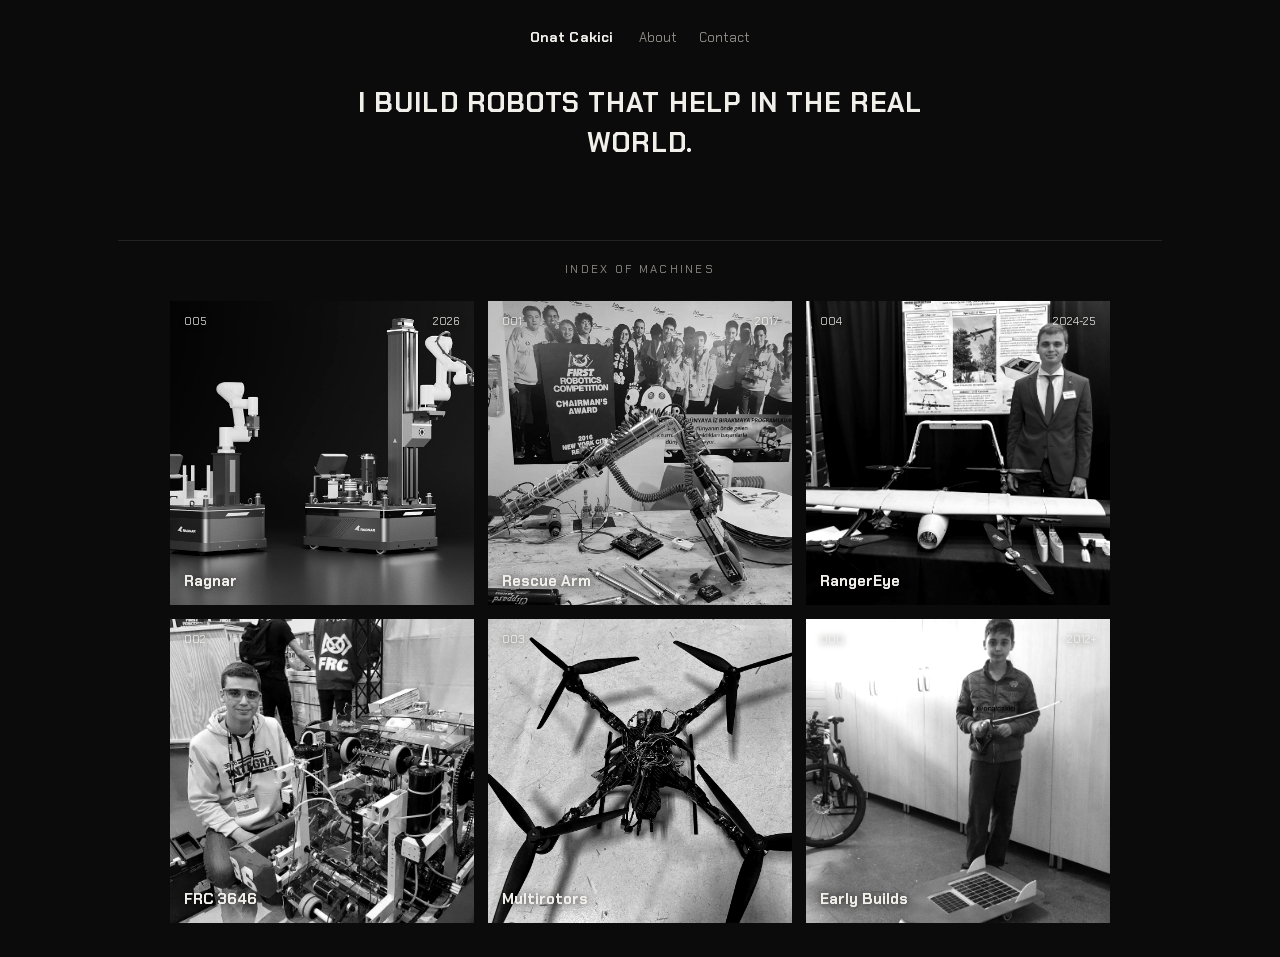
<file: index.html>
<!DOCTYPE html>
<html lang="en">
<head>
<meta charset="UTF-8">
<meta name="viewport" content="width=device-width, initial-scale=1.0">
<meta name="theme-color" content="#0B0B0C">
<title>Onat Cakici · Robotics Engineer · Autonomous Systems</title>
<link rel="icon" type="image/png" sizes="32x32" href="images/favicon-32.png">
<link rel="icon" type="image/png" sizes="512x512" href="images/favicon-512.png">
<link rel="apple-touch-icon" sizes="180x180" href="images/apple-touch-icon.png">
<meta name="description" content="Onat Cakici is a robotics engineer building autonomous systems on real hardware, including robot technicians for machine shops, VTOL drones, quadcopters, and competition robots.">
<link rel="canonical" href="https://onatcakici.github.io/">
<link rel="preconnect" href="https://fonts.googleapis.com">
<link rel="preconnect" href="https://fonts.gstatic.com" crossorigin>
<link rel="stylesheet" href="https://fonts.googleapis.com/css2?family=Chakra+Petch:wght@400;500;700&display=swap">
<link rel="stylesheet" href="css/site.css?v=ed4">

<!-- SEO / social -->
<meta property="og:type" content="website">
<meta property="og:title" content="Onat Cakici · Robotics Engineer">
<meta property="og:description" content="Robotics engineer building autonomous systems on real hardware: Ragnar M and Ragnar C, RangerEye, FRC, and more.">
<meta property="og:url" content="https://onatcakici.github.io/">
<meta property="og:image" content="https://onatcakici.github.io/images/og-ragnar-1200x630.jpg?v=2">
<meta name="twitter:card" content="summary_large_image">
<meta name="twitter:title" content="Onat Cakici · Robotics Engineer">
<meta name="twitter:description" content="Robotics engineer building autonomous systems on real hardware.">
<meta name="twitter:image" content="https://onatcakici.github.io/images/og-ragnar-1200x630.jpg?v=2">
<script type="application/ld+json">
{
  "@context": "https://schema.org",
  "@type": "Person",
  "name": "Onat Cakici",
  "jobTitle": "Robotics Engineer",
  "url": "https://onatcakici.github.io/",
  "image": "https://onatcakici.github.io/images/onat-cakici-portrait.jpg",
  "sameAs": [
    "https://www.linkedin.com/in/cakici/",
    "https://www.rangereye.org"
  ],
  "knowsAbout": ["Robotics", "Autonomous systems", "ROS 2", "Drones", "Aerospace engineering"],
  "alumniOf": "Florida Institute of Technology"
}
</script>
</head>
<body class="home">
<div class="wrap">

  <header class="bar">
    <span>Onat Cakici</span>
    <nav class="r">
      <a href="about.html">About</a>
      <a href="about.html#contact">Contact</a>
    </nav>
  </header>


  <h1 class="statement">I build robots that help in the real world.</h1>

  <h2 class="sec-label" id="work">Index of machines</h2>

  <div class="grid">
    <a class="sheet" href="ragnar.html">
      <div class="img"><img src="images/onat-cakici-ragnar.jpg" width="1500" height="1106" fetchpriority="high" alt="Ragnar M and Ragnar C by Ragnar Robotics: two mobile robots on the same black base, each with a white Fairino FR5 arm"></div>
      <div class="tblock"><div class="no">005</div><div class="ttl">Ragnar</div><div class="yr">2026</div></div>
      <div class="specs"><b>Robot technicians</b> · ROBOTS <b>Ragnar M · Ragnar C</b><br>
      <span class="status">In development</span></div>
    </a>

    <a class="sheet" href="rescue-arm.html">
      <div class="img"><img src="images/rescue-robotic-arm-assembled.jpg" width="1440" height="1080" loading="lazy" alt="The assembled telescoping rescue arm with soft gripper"></div>
      <div class="tblock"><div class="no">001</div><div class="ttl">Rescue Arm</div><div class="yr">2017</div></div>
      <div class="specs"><b>Telescoping / soft gripper</b> · PRESS <b>Reuters · Euronews</b><br>
      <span class="status">Field deployed</span></div>
    </a>

    <a class="sheet" href="rangereye.html">
      <div class="img"><img src="images/onat-cakici-ranger-eye-vtol-wildfire-drone.jpg" width="1700" height="1400" loading="lazy" alt="Onat Cakici with the RangerEye autonomous VTOL wildfire drone"></div>
      <div class="tblock"><div class="no">004</div><div class="ttl">RangerEye</div><div class="yr">2024-25</div></div>
      <div class="specs"><b>Autonomous VTOL</b> · AIRFRAME <b>3D printed &lt; 24 hrs</b></div>
    </a>

    <a class="sheet" href="frc.html">
      <div class="img"><img src="images/onat-cakici-frc-team-integra-3646-robot.jpg" width="1024" height="768" loading="lazy" alt="Onat Cakici with the Team Integra 3646 FRC competition robot at the FIRST World Championship"></div>
      <div class="tblock"><div class="no">002</div><div class="ttl">FRC 3646</div><div class="yr"></div></div>
      <div class="specs"><b>Competition robotics</b> · RESULT <b>FIRST Championship ×2</b></div>
    </a>

    <a class="sheet" href="multirotors.html">
      <div class="img"><img src="images/onat-cakici-autonomous-quadcopter.jpg" width="1071" height="1200" alt="Custom hand-built autonomous quadcopter with a carbon-fiber frame and Pixhawk flight controller" loading="lazy"></div>
      <div class="tblock"><div class="no">003</div><div class="ttl">Multirotors</div><div class="yr"></div></div>
      <div class="specs"><b>Custom drones</b> · STACK <b>OpenCV / Raspberry Pi</b></div>
    </a>

    <a class="sheet" href="early-builds.html">
      <div class="img"><img src="images/rc-solar-car.jpg" width="717" height="960" loading="lazy" alt="Onat Cakici at age 11 with the radio-controlled solar car he built"></div>
      <div class="tblock"><div class="no">000</div><div class="ttl">Early Builds</div><div class="yr">2012+</div></div>
      <div class="specs"><b>Solar power</b> · BUILT <b>Ages 11-16</b></div>
    </a>
  </div>

</div>
</body>
</html>
</file>
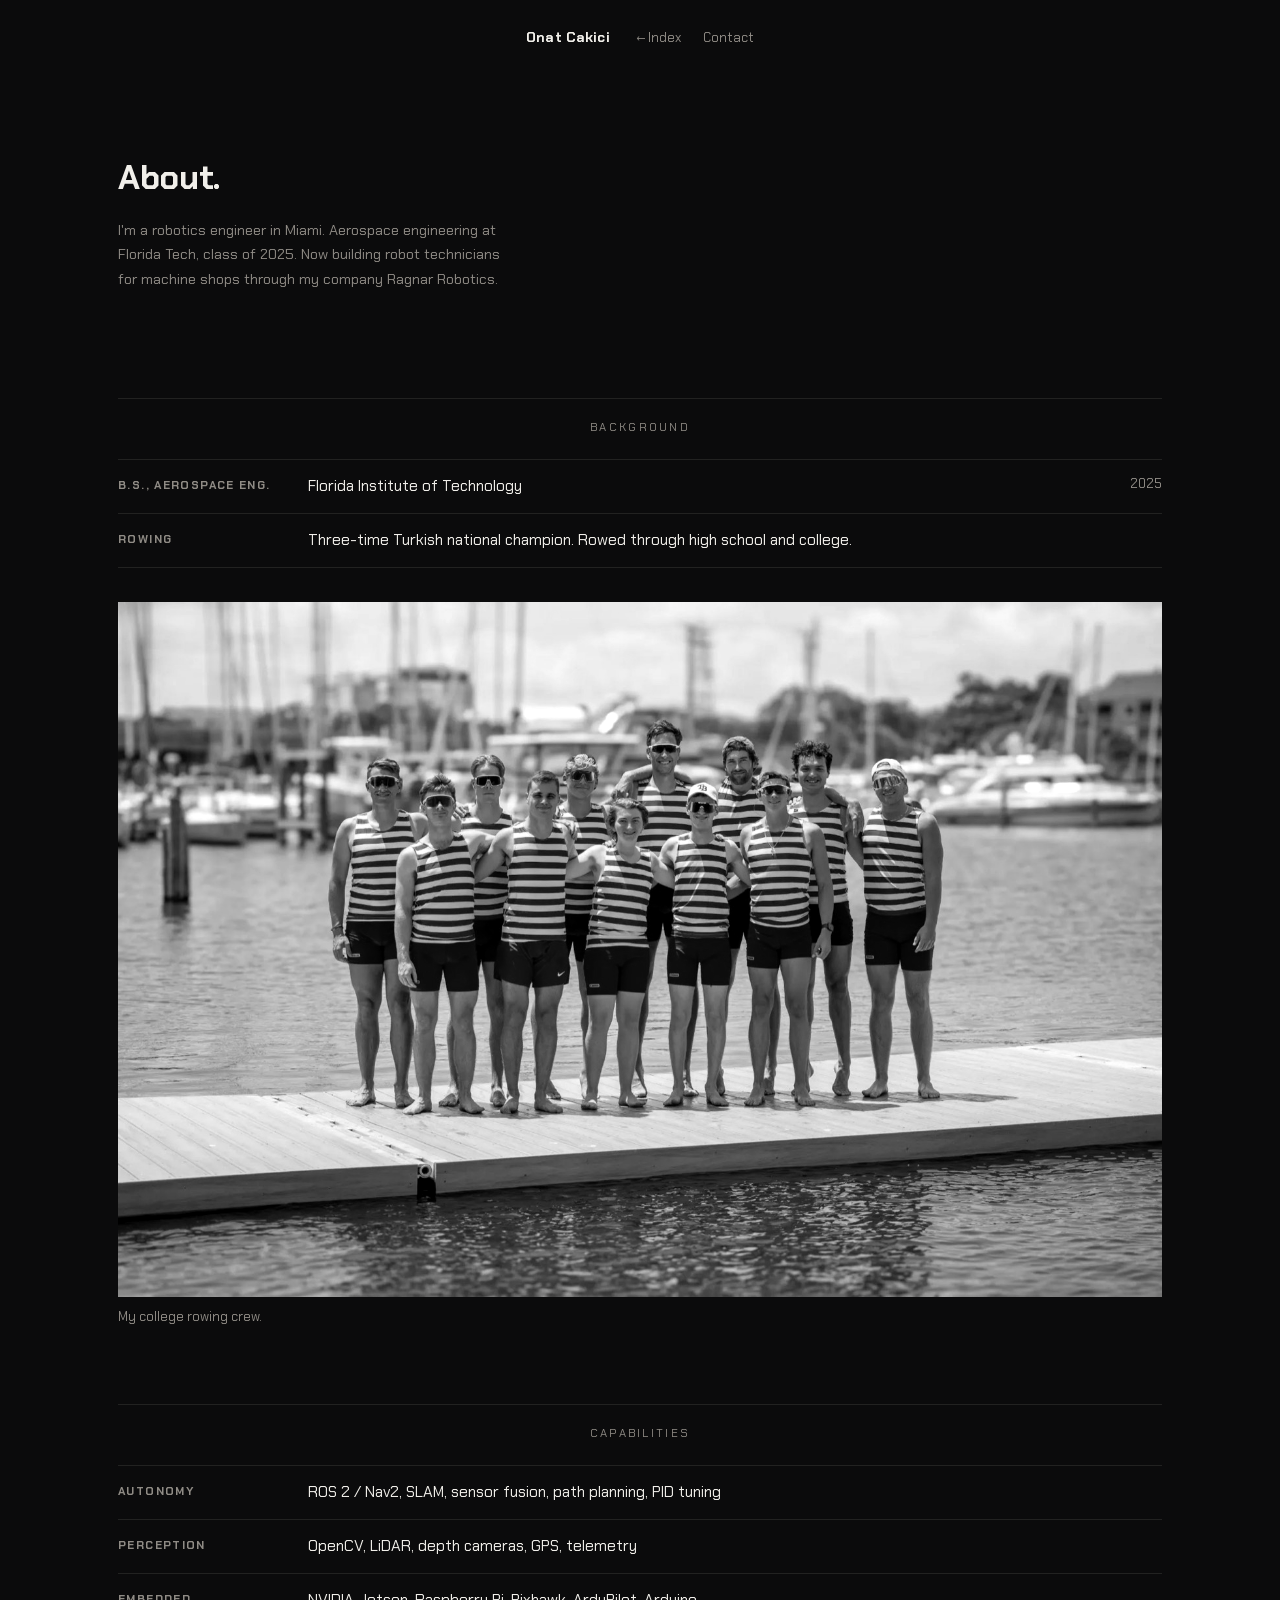
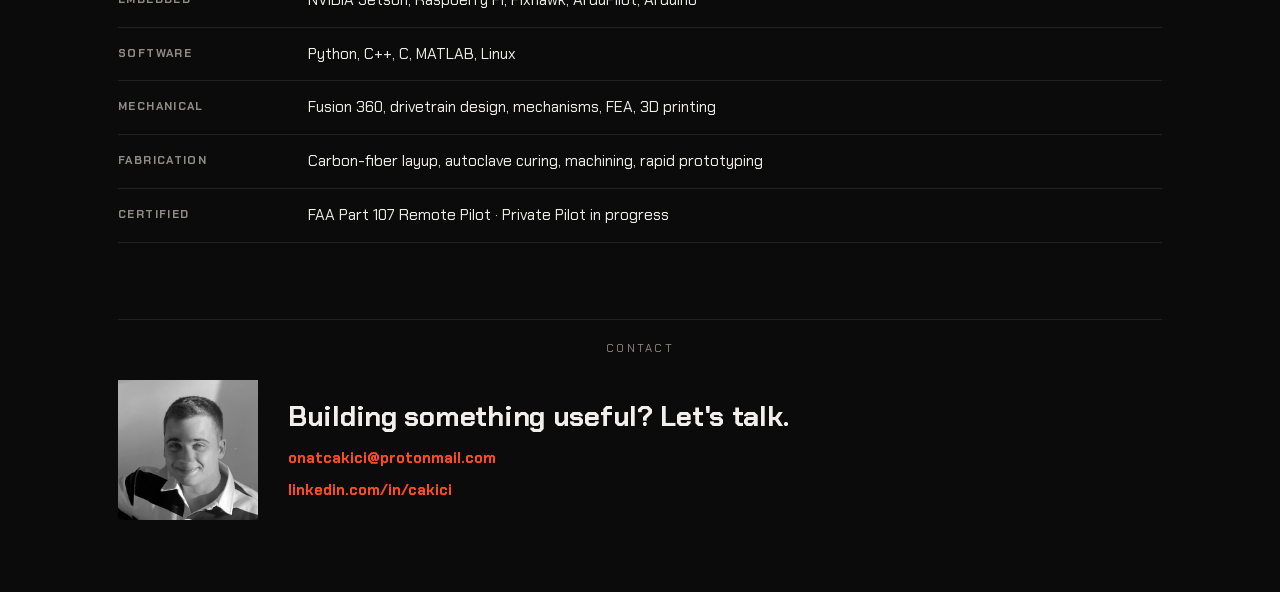
<file: about.html>
<!DOCTYPE html>
<html lang="en">
<head>
<meta charset="UTF-8">
<meta name="viewport" content="width=device-width, initial-scale=1.0">
<meta name="theme-color" content="#0B0B0C">
<title>About · Onat Cakici · Robotics Engineer</title>
<link rel="icon" type="image/png" sizes="32x32" href="images/favicon-32.png">
<link rel="icon" type="image/png" sizes="512x512" href="images/favicon-512.png">
<link rel="apple-touch-icon" sizes="180x180" href="images/apple-touch-icon.png">
<meta name="description" content="About Onat Cakici: robotics engineer in Miami, aerospace engineering graduate of Florida Tech, building robot technicians for machine shops at Ragnar Robotics. Background, capabilities, and contact.">
<link rel="canonical" href="https://onatcakici.github.io/about.html">
<link rel="preconnect" href="https://fonts.googleapis.com">
<link rel="preconnect" href="https://fonts.gstatic.com" crossorigin>
<link rel="stylesheet" href="https://fonts.googleapis.com/css2?family=Chakra+Petch:wght@400;500;700&display=swap">
<link rel="stylesheet" href="css/site.css?v=ed4">
<meta property="og:type" content="profile">
<meta property="og:title" content="About · Onat Cakici">
<meta property="og:description" content="Robotics engineer in Miami. Aerospace engineering, Florida Tech. Now building robot technicians for machine shops at Ragnar Robotics.">
<meta property="og:url" content="https://onatcakici.github.io/about.html">
<meta property="og:image" content="https://onatcakici.github.io/images/onat-cakici-portrait.jpg">
<meta name="twitter:card" content="summary_large_image">
</head>
<body>
<div class="wrap">

  <header class="bar">
    <a href="index.html">Onat Cakici</a>
    <nav class="r">
      <a href="index.html#work">← Index</a>
      <a href="#contact">Contact</a>
    </nav>
  </header>

  <section class="hero">
    <div>
      <h1>About.</h1>
      <p>I'm a robotics engineer in Miami. Aerospace engineering at Florida Tech, class of 2025.
      Now building robot technicians for machine shops through my company Ragnar Robotics.</p>
    </div>
  </section>

  <h2 class="sec-label">Background</h2>
  <div class="spec-table">
    <div class="spec-row">
      <span class="k">B.S., Aerospace Eng.</span>
      <span class="v">Florida Institute of Technology</span>
      <span class="m">2025</span>
    </div>
    <div class="spec-row">
      <span class="k">Rowing</span>
      <span class="v">Three-time Turkish national champion. Rowed through high school and college.</span>
      <span class="m"></span>
    </div>
  </div>

  <figure class="fig">
    <img class="mono" src="images/onat-cakici-rowing-team.jpg" width="1600" height="1066" alt="Onat Cakici with his college rowing crew on the dock" loading="lazy">
    <figcaption>My college rowing crew.</figcaption>
  </figure>

  <h2 class="sec-label" id="skills">Capabilities</h2>
  <dl class="spec-table" style="margin:0;">
    <div class="spec-row"><dt>Autonomy</dt><dd>ROS 2 / Nav2, SLAM, sensor fusion, path planning, PID tuning</dd></div>
    <div class="spec-row"><dt>Perception</dt><dd>OpenCV, LiDAR, depth cameras, GPS, telemetry</dd></div>
    <div class="spec-row"><dt>Embedded</dt><dd>NVIDIA Jetson, Raspberry Pi, Pixhawk, ArduPilot, Arduino</dd></div>
    <div class="spec-row"><dt>Software</dt><dd>Python, C++, C, MATLAB, Linux</dd></div>
    <div class="spec-row"><dt>Mechanical</dt><dd>Fusion 360, drivetrain design, mechanisms, FEA, 3D printing</dd></div>
    <div class="spec-row"><dt>Fabrication</dt><dd>Carbon-fiber layup, autoclave curing, machining, rapid prototyping</dd></div>
    <div class="spec-row"><dt>Certified</dt><dd>FAA Part 107 Remote Pilot · Private Pilot in progress</dd></div>
  </dl>

  <h2 class="sec-label" id="contact">Contact</h2>
  <div class="contact-panel">
    <img src="images/onat-cakici-portrait.jpg" alt="Onat Cakici, robotics engineer" loading="lazy">
    <div>
      <p class="cta">Building something useful? Let's talk.</p>
      <div class="links">
        <a href="mailto:onatcakici@protonmail.com">onatcakici@protonmail.com</a>
        <a href="https://www.linkedin.com/in/cakici/">linkedin.com/in/cakici</a>
      </div>
    </div>
  </div>


</div>
</body>
</html>
</file>
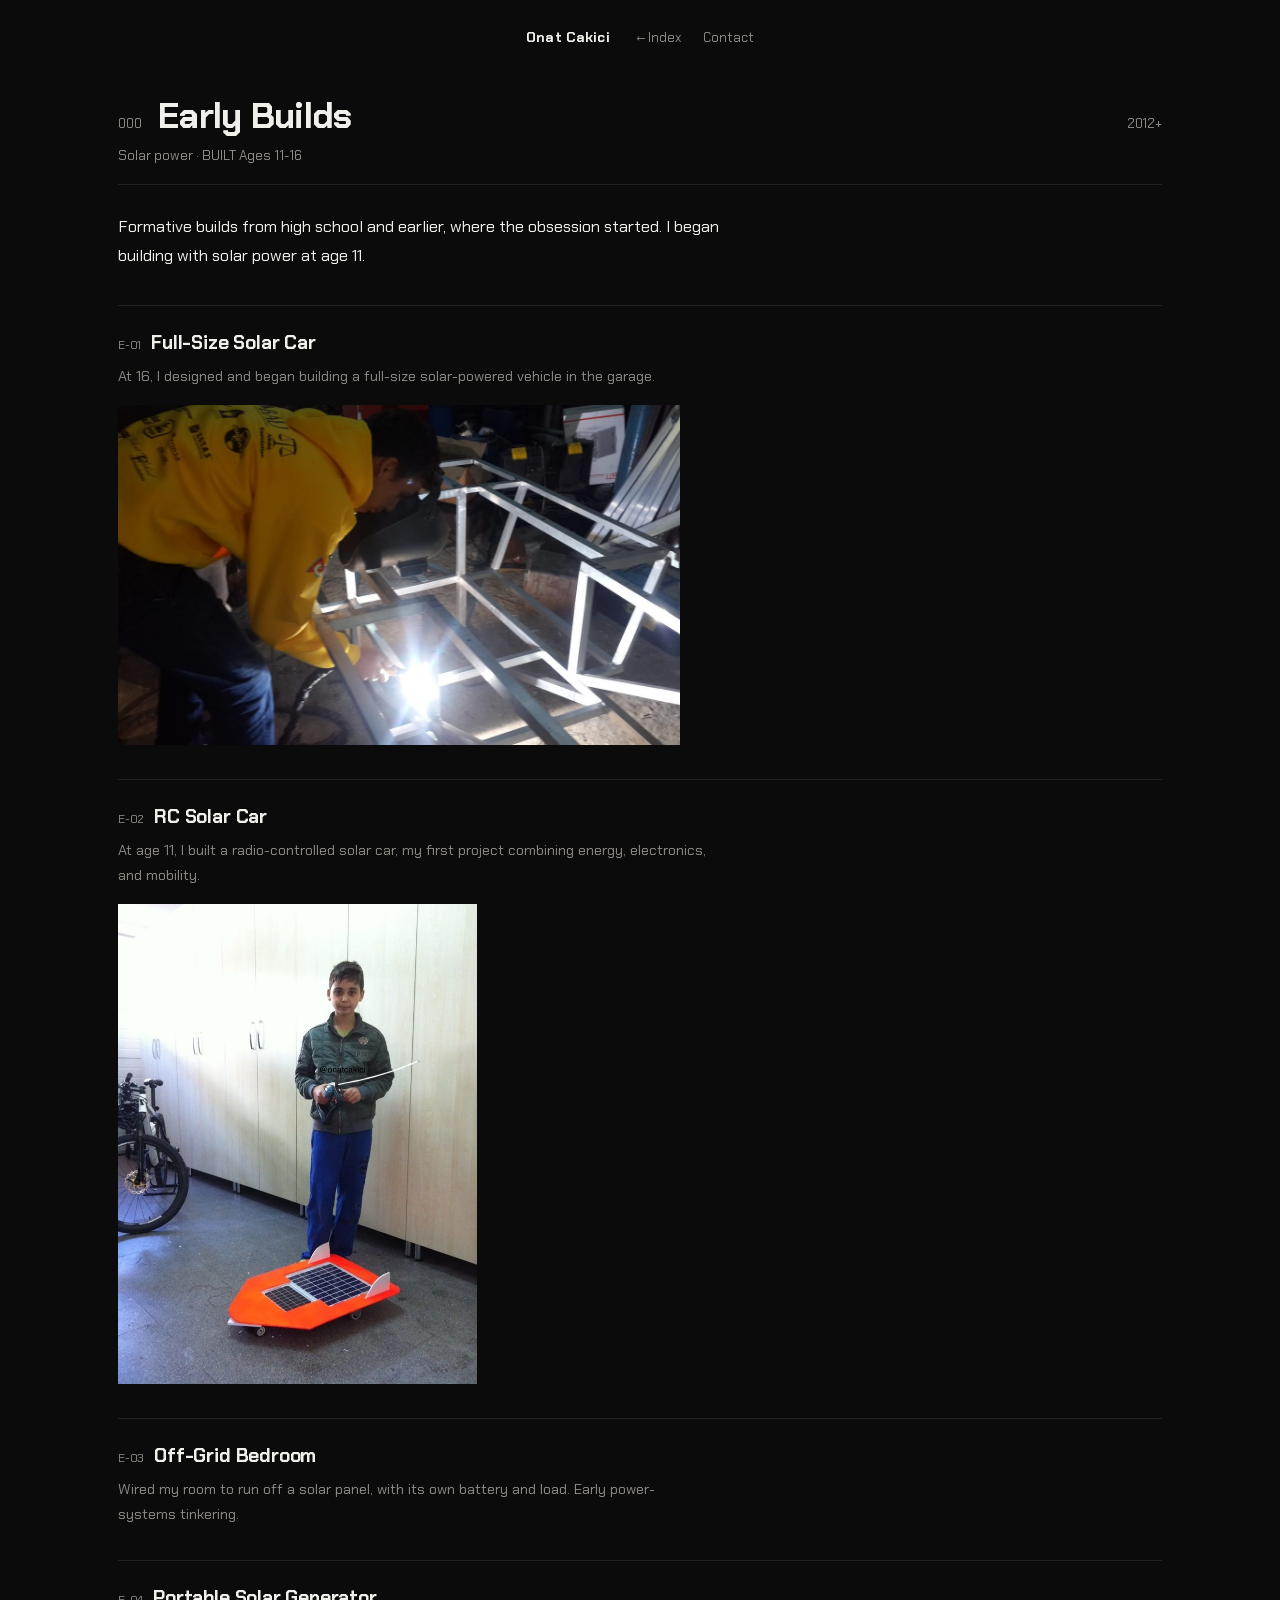
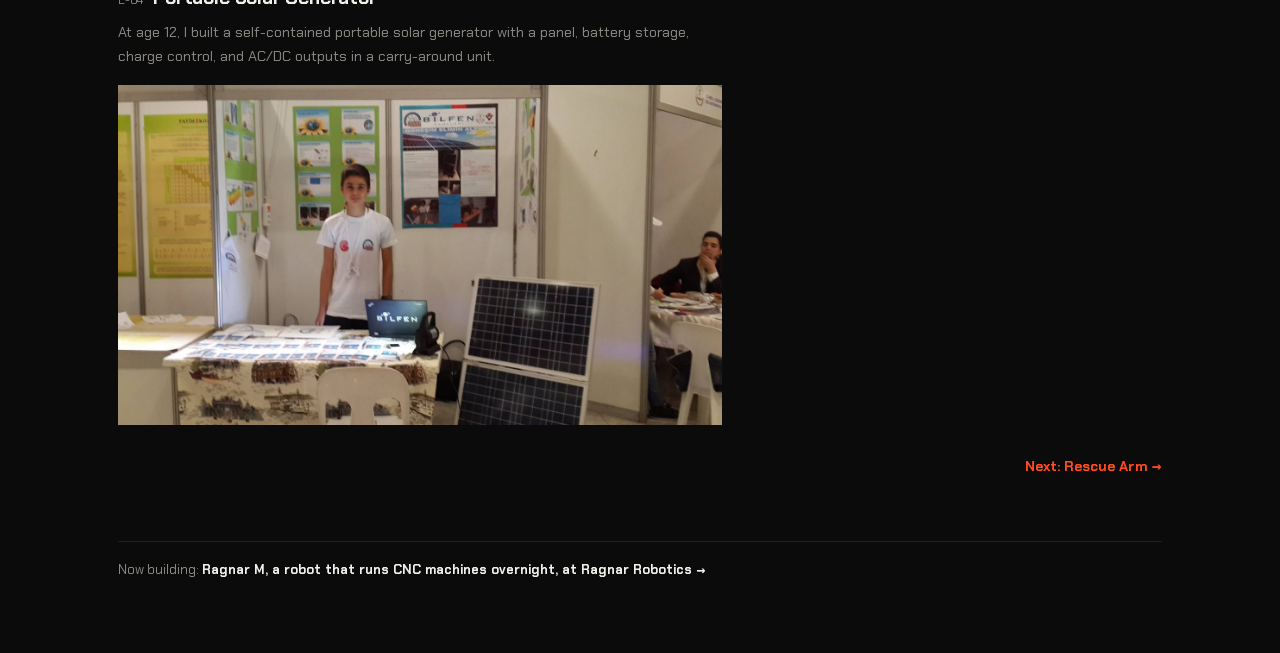
<file: early-builds.html>
<!DOCTYPE html>
<html lang="en">
<head>
<meta charset="UTF-8">
<meta name="viewport" content="width=device-width, initial-scale=1.0">
<meta name="theme-color" content="#0B0B0C">
<title>Early Builds · Onat Cakici</title>
<link rel="icon" type="image/png" sizes="32x32" href="images/favicon-32.png">
<link rel="icon" type="image/png" sizes="512x512" href="images/favicon-512.png">
<link rel="apple-touch-icon" sizes="180x180" href="images/apple-touch-icon.png">
<meta name="description" content="Formative builds from Onat Cakici's high school years and earlier: a full-size solar car, an RC solar car, an off-grid bedroom, and a portable solar generator.">
<link rel="canonical" href="https://onatcakici.github.io/early-builds.html">
<link rel="preconnect" href="https://fonts.googleapis.com">
<link rel="preconnect" href="https://fonts.gstatic.com" crossorigin>
<link rel="stylesheet" href="https://fonts.googleapis.com/css2?family=Chakra+Petch:wght@400;500;700&display=swap">
<link rel="stylesheet" href="css/site.css?v=ed4">
<meta property="og:type" content="article">
<meta property="og:title" content="Early Builds · Onat Cakici">
<meta property="og:description" content="Solar cars, a solar generator, and an off-grid bedroom. It started with solar power at age 11.">
<meta property="og:url" content="https://onatcakici.github.io/early-builds.html">
<meta property="og:image" content="https://onatcakici.github.io/images/solar-generator.jpg">
<meta name="twitter:card" content="summary_large_image">
</head>
<body>
<div class="wrap">

  <header class="bar">
    <a href="index.html">Onat Cakici</a>
    <nav class="r">
      <a href="index.html#work">← Index</a>
      <a href="about.html#contact">Contact</a>
    </nav>
  </header>

  <div class="pheader">
    <div class="tblock"><div class="no">000</div><div class="ttl"><h1>Early Builds</h1></div><div class="yr">2012+</div></div>
    <div class="specs"><b>Solar power</b> · BUILT <b>Ages 11-16</b></div>
  </div>

  <div class="prose">
    <p>Formative builds from high school and earlier, where the obsession started. I began building with solar power at age 11.</p>
  </div>

  <div class="entry">
    <h2><span class="no">E-01</span>Full-Size Solar Car</h2>
    <p>At 16, I designed and began building a full-size solar-powered vehicle in the garage.</p>
    <figure class="fig"><img src="images/solar-car.jpg" alt="Onat Cakici welding the aluminum space-frame chassis of a full-size solar car during high school" loading="lazy"></figure>
  </div>

  <div class="entry">
    <h2><span class="no">E-02</span>RC Solar Car</h2>
    <p>At age 11, I built a radio-controlled solar car, my first project combining energy, electronics, and mobility.</p>
    <figure class="fig lg"><img src="images/rc-solar-car.jpg" alt="Radio-controlled solar car built by a young Onat Cakici" loading="lazy"></figure>
  </div>

  <div class="entry">
    <h2><span class="no">E-03</span>Off-Grid Bedroom</h2>
    <p>Wired my room to run off a solar panel, with its own battery and load. Early power-systems tinkering.</p>
    <!-- PHOTO PENDING (hidden until available): add as <figure class="fig"><img src="images/off-grid-room.jpg" alt="Bedroom running off a solar panel, with its own battery and load" loading="lazy"></figure> -->
  </div>

  <div class="entry">
    <h2><span class="no">E-04</span>Portable Solar Generator</h2>
    <p>At age 12, I built a self-contained portable solar generator with a panel, battery storage, charge control, and AC/DC outputs in a carry-around unit.</p>
    <figure class="fig"><img src="images/solar-generator.jpg" alt="Young Onat Cakici presenting his portable solar generator at a science fair" loading="lazy"></figure>
  </div>

  <div class="next-row"><a href="rescue-arm.html">Next: Rescue Arm →</a></div>

  <p class="now-line">Now building: <a href="ragnar.html">Ragnar M, a robot that runs CNC machines overnight, at Ragnar Robotics →</a></p>


</div>
</body>
</html>
</file>
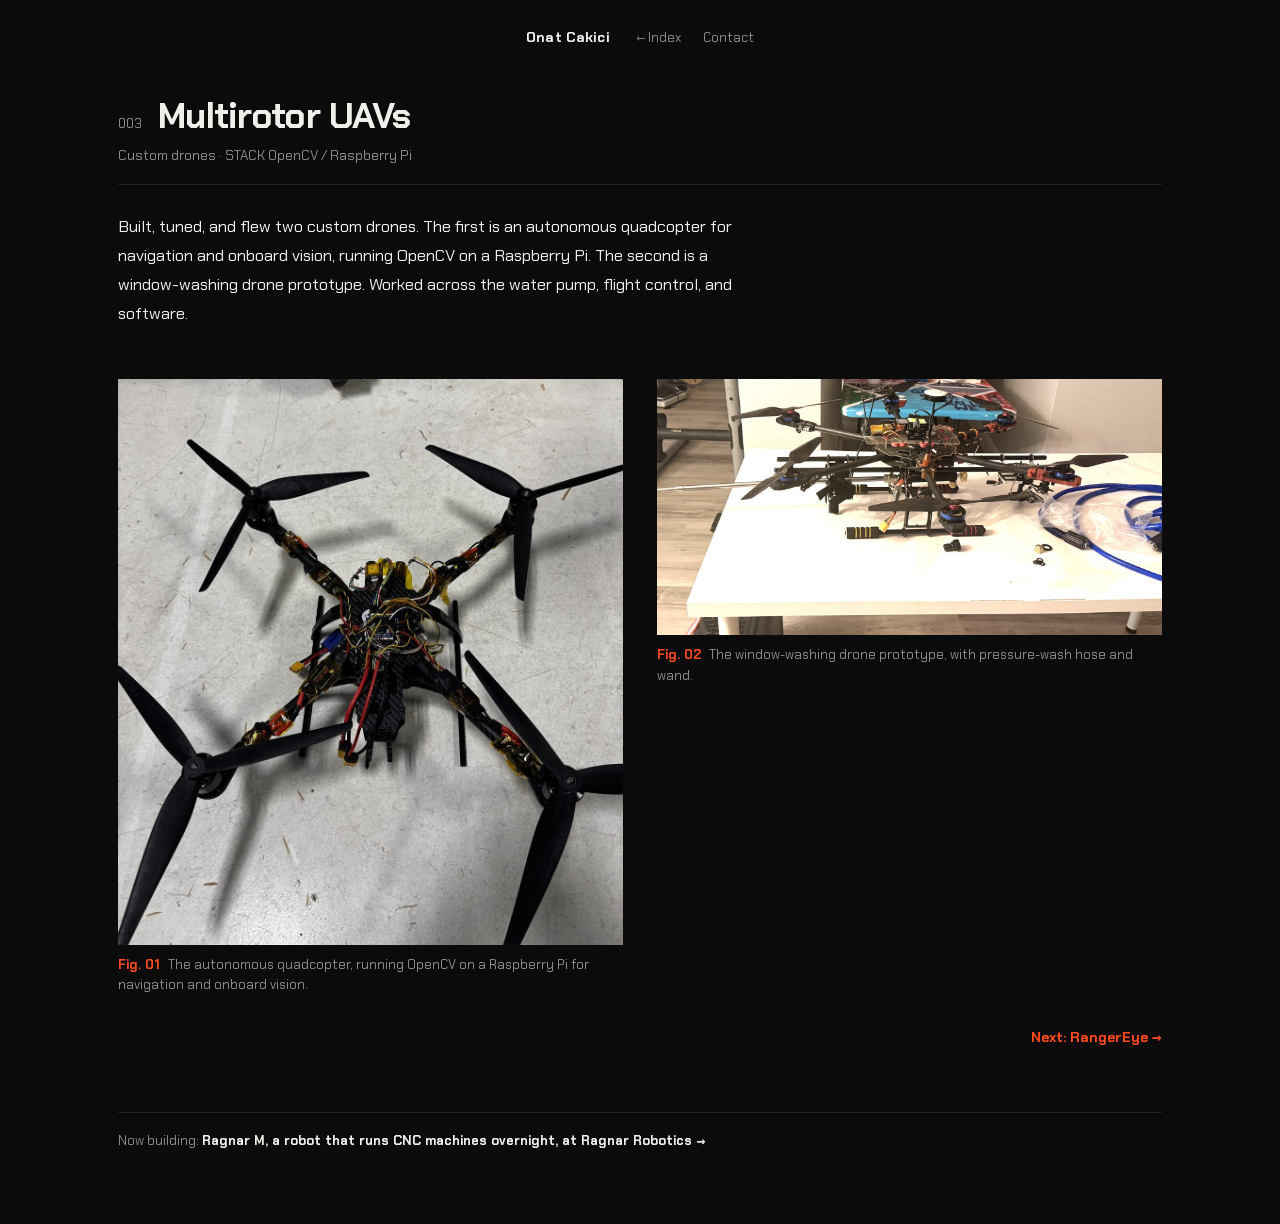
<file: multirotors.html>
<!DOCTYPE html>
<html lang="en">
<head>
<meta charset="UTF-8">
<meta name="viewport" content="width=device-width, initial-scale=1.0">
<meta name="theme-color" content="#0B0B0C">
<title>Multirotor UAVs · Onat Cakici</title>
<link rel="icon" type="image/png" sizes="32x32" href="images/favicon-32.png">
<link rel="icon" type="image/png" sizes="512x512" href="images/favicon-512.png">
<link rel="apple-touch-icon" sizes="180x180" href="images/apple-touch-icon.png">
<meta name="description" content="Custom multirotors built, tuned, and flown by Onat Cakici for autonomous navigation, onboard vision, heavy lifting, and window-cleaning experiments.">
<link rel="canonical" href="https://onatcakici.github.io/multirotors.html">
<link rel="preconnect" href="https://fonts.googleapis.com">
<link rel="preconnect" href="https://fonts.gstatic.com" crossorigin>
<link rel="stylesheet" href="https://fonts.googleapis.com/css2?family=Chakra+Petch:wght@400;500;700&display=swap">
<link rel="stylesheet" href="css/site.css?v=ed4">
<meta property="og:type" content="article">
<meta property="og:title" content="Multirotor UAVs · Onat Cakici">
<meta property="og:description" content="Custom multirotors for autonomous navigation, onboard vision, heavy lifting, and window-cleaning experiments.">
<meta property="og:url" content="https://onatcakici.github.io/multirotors.html">
<meta property="og:image" content="https://onatcakici.github.io/images/onat-cakici-autonomous-quadcopter.jpg">
<meta name="twitter:card" content="summary_large_image">
</head>
<body>
<div class="wrap">

  <header class="bar">
    <a href="index.html">Onat Cakici</a>
    <nav class="r">
      <a href="index.html#work">← Index</a>
      <a href="about.html#contact">Contact</a>
    </nav>
  </header>

  <div class="pheader">
    <div class="tblock"><div class="no">003</div><div class="ttl"><h1>Multirotor UAVs</h1></div><div class="yr"></div></div>
    <div class="specs"><b>Custom drones</b> · STACK <b>OpenCV / Raspberry Pi</b></div>
  </div>

  <div class="prose">
    <p>Built, tuned, and flew two custom drones. The first is an autonomous quadcopter for navigation and onboard vision, running OpenCV on a Raspberry Pi. The second is a window-washing drone prototype. Worked across the water pump, flight control, and software.</p>
  </div>

  <div class="gallery">
    <figure class="fig">
      <img src="images/onat-cakici-autonomous-quadcopter.jpg" width="1071" height="1200" alt="Custom hand-built autonomous quadcopter with a carbon-fiber frame and Pixhawk flight controller" loading="lazy">
      <figcaption><span class="fno">Fig. 01</span>The autonomous quadcopter, running OpenCV on a Raspberry Pi for navigation and onboard vision.</figcaption>
    </figure>
    <figure class="fig">
      <img src="images/onat-cakici-window-washing-drone-prototype.jpg" width="1500" height="762" alt="Window-washing drone prototype with pressure-wash hose and wand" loading="lazy">
      <figcaption><span class="fno">Fig. 02</span>The window-washing drone prototype, with pressure-wash hose and wand.</figcaption>
    </figure>
  </div>

  <div class="next-row"><a href="rangereye.html">Next: RangerEye →</a></div>

  <p class="now-line">Now building: <a href="ragnar.html">Ragnar M, a robot that runs CNC machines overnight, at Ragnar Robotics →</a></p>


</div>
</body>
</html>
</file>
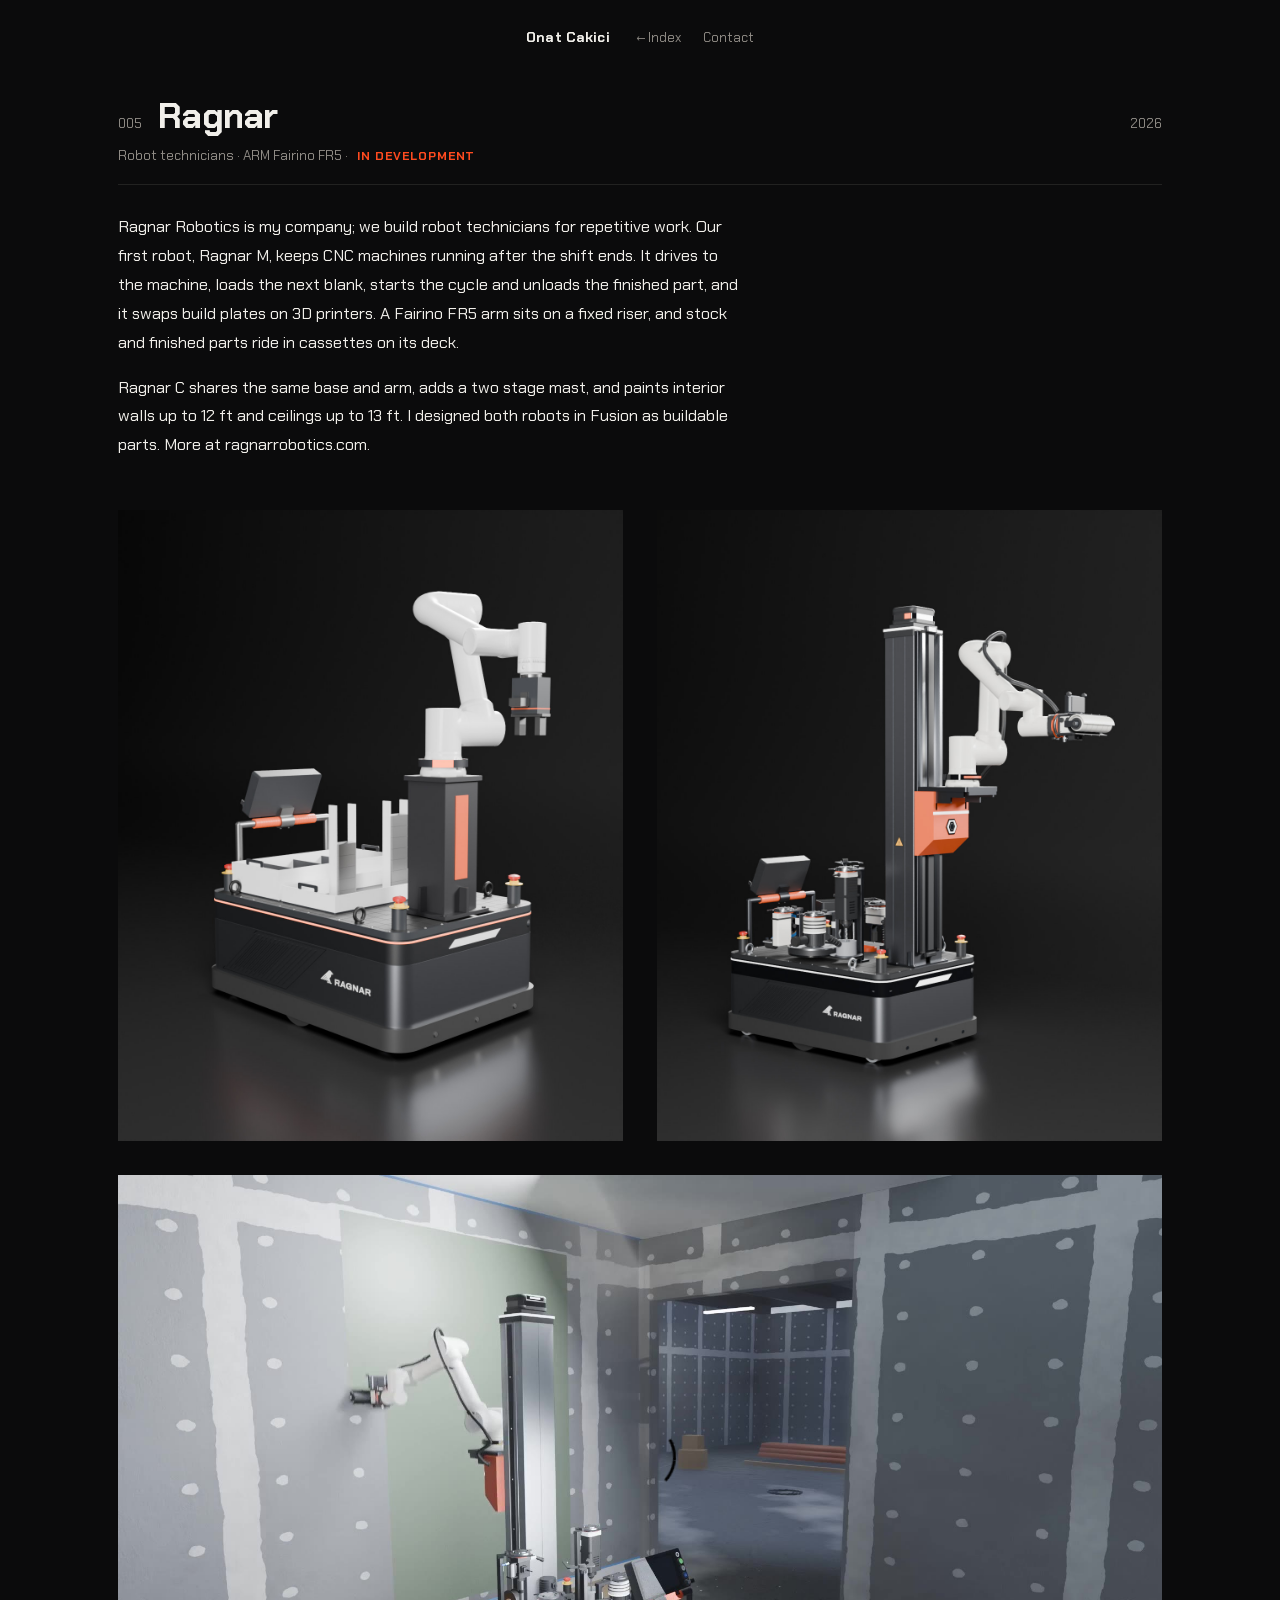
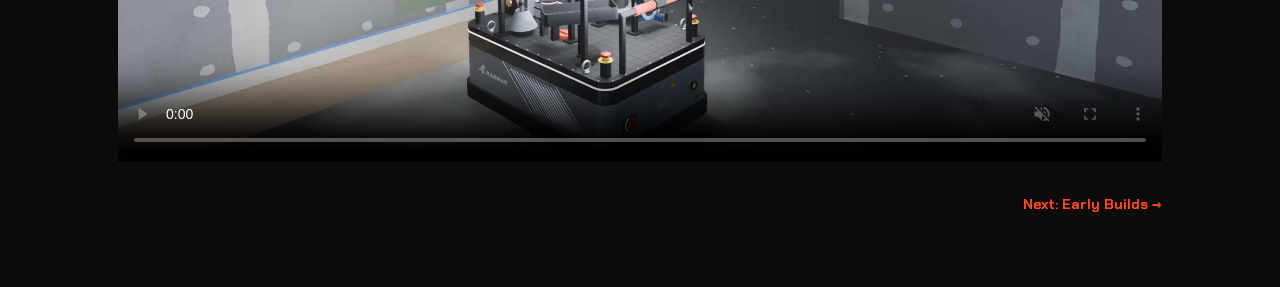
<file: porter.html>
<!DOCTYPE html>
<html lang="en"><head><meta charset="UTF-8"><title>Ragnar · Onat Cakici</title><link rel="canonical" href="https://onatcakici.github.io/ragnar.html"><meta http-equiv="refresh" content="0; url=ragnar.html"><meta name="robots" content="noindex"></head><body><a href="ragnar.html">Ragnar</a></body></html>
</file>
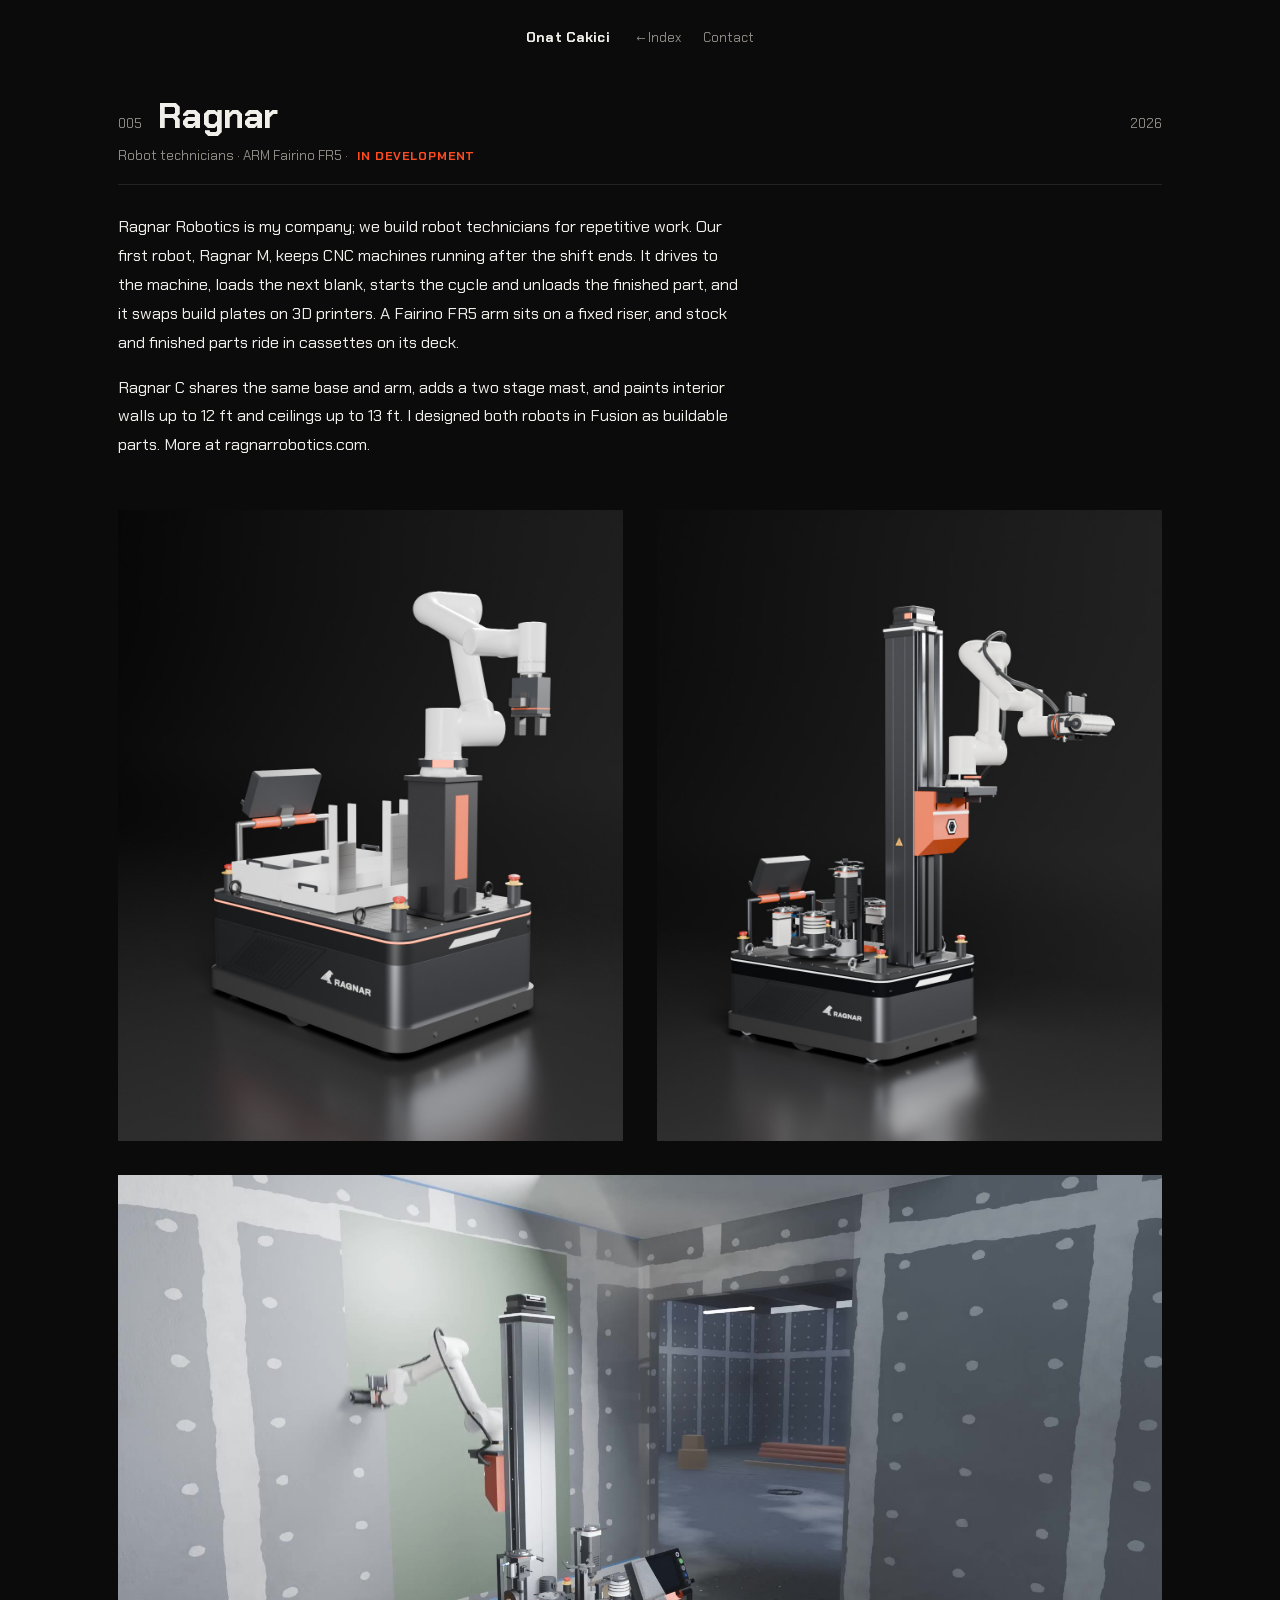
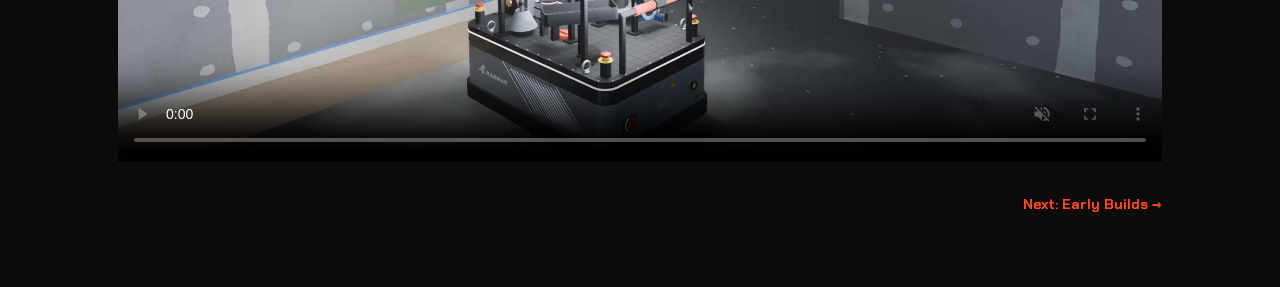
<file: ragnar.html>
<!DOCTYPE html>
<html lang="en">
<head>
<meta charset="UTF-8">
<meta name="viewport" content="width=device-width, initial-scale=1.0">
<meta name="theme-color" content="#0B0B0C">
<title>Ragnar · Robot Technicians · Onat Cakici</title>
<link rel="icon" type="image/png" sizes="32x32" href="images/favicon-32.png">
<link rel="icon" type="image/png" sizes="512x512" href="images/favicon-512.png">
<link rel="apple-touch-icon" sizes="180x180" href="images/apple-touch-icon.png">
<meta name="description" content="Ragnar Robotics builds robot technicians. Ragnar M drives to CNC machines and 3D printers, loads the next part and keeps them running after hours. Ragnar C paints interior walls. Designed by Onat Cakici.">
<link rel="canonical" href="https://onatcakici.github.io/ragnar.html">
<link rel="preconnect" href="https://fonts.googleapis.com">
<link rel="preconnect" href="https://fonts.gstatic.com" crossorigin>
<link rel="stylesheet" href="https://fonts.googleapis.com/css2?family=Chakra+Petch:wght@400;500;700&display=swap">
<link rel="stylesheet" href="css/site.css?v=ed4">
<meta property="og:type" content="article">
<meta property="og:title" content="Ragnar · Robot Technicians">
<meta property="og:description" content="Ragnar Robotics builds robot technicians. Ragnar M drives to CNC machines and 3D printers, loads the next part and keeps them running after hours. Ragnar C paints interior walls. Designed by Onat Cakici.">
<meta property="og:url" content="https://onatcakici.github.io/ragnar.html">
<meta property="og:image" content="https://onatcakici.github.io/images/og-ragnar-1200x630.jpg?v=2">
<meta name="twitter:card" content="summary_large_image">
</head>
<body>
<div class="wrap">

  <header class="bar">
    <a href="index.html">Onat Cakici</a>
    <nav class="r">
      <a href="index.html#work">← Index</a>
      <a href="about.html#contact">Contact</a>
    </nav>
  </header>

  <div class="pheader">
    <div class="tblock"><div class="no">005</div><div class="ttl"><h1>Ragnar</h1></div><div class="yr">2026</div></div>
    <div class="specs"><b>Robot technicians</b> · ARM <b>Fairino FR5</b> · <span class="status">In development</span></div>
  </div>

  <div class="prose">
    <p>Ragnar Robotics is my company; we build robot technicians for repetitive work. Our first robot, Ragnar M, keeps CNC machines running after the shift ends. It drives to the machine, loads the next blank, starts the cycle and unloads the finished part, and it swaps build plates on 3D printers. A Fairino FR5 arm sits on a fixed riser, and stock and finished parts ride in cassettes on its deck.</p>
    <p>Ragnar C shares the same base and arm, adds a two stage mast, and paints interior walls up to 12 ft and ceilings up to 13 ft. I designed both robots in Fusion as buildable parts. More at <a href="https://ragnarrobotics.com">ragnarrobotics.com</a>.</p>
  </div>

  <div class="gallery">
    <figure class="fig"><img src="images/onat-cakici-ragnar-m.jpg" width="1200" height="1500" loading="lazy" alt="Ragnar M: a black mobile base with part cassettes, a black riser and a white Fairino FR5 arm with an electric gripper"></figure>
    <figure class="fig"><img src="images/onat-cakici-ragnar-c.jpg" width="1200" height="1500" loading="lazy" alt="Ragnar C: the same black base with a two stage mast, an orange carriage and a white Fairino FR5 arm holding a paint roller"></figure>
  </div>

  <figure class="fig">
    <video src="images/ragnar-c-work.mp4" autoplay muted loop playsinline controls poster="images/ragnar-c-work-poster.jpg" aria-label="Ragnar C painting a wall in a jobsite room (silent looping clip)"></video>
  </figure>

  <div class="next-row"><a href="early-builds.html">Next: Early Builds →</a></div>


</div>
</body>
</html>
</file>
<file: css/site.css>
/* ---------------------------------------------------------------
   onatcakici.github.io · editorial
   monochrome photography, one thermal accent, type on image
   --------------------------------------------------------------- */
:root{
  --bg:#0B0B0C;
  --ink:#F1EFEA;
  --muted:#8F8B85;
  --line:#222221;
  --hot:#FF4B1F;
  --sans:"Chakra Petch",Arial,sans-serif;
}
*{box-sizing:border-box;}
html{scroll-behavior:smooth;}
@media (prefers-reduced-motion:reduce){html{scroll-behavior:auto;}}
body{margin:0;background:var(--bg);color:var(--ink);font-family:var(--sans);
  -webkit-font-smoothing:antialiased;font-size:16px;line-height:1.6;}
a{color:inherit;text-decoration:none;}
a:focus-visible{outline:2px solid var(--hot);outline-offset:3px;}
::selection{background:var(--hot);color:#000;}
img,video{max-width:100%;display:block;}
.wrap{max-width:1140px;margin:0 auto;padding:0 clamp(20px,4vw,48px) clamp(48px,8vh,90px);}
.wrap>.bar{padding-left:0;padding-right:0;}

/* masthead */
.bar{display:flex;justify-content:center;align-items:baseline;gap:26px;
  flex-wrap:wrap;width:fit-content;margin:0 auto;
  padding:26px clamp(20px,4vw,48px) 0;}
.bar span,.bar>a:first-child{font-weight:700;font-size:14px;letter-spacing:.01em;}
.bar .r{display:flex;gap:22px;flex-wrap:wrap;font-size:13px;color:var(--muted);}
.bar a:hover{color:var(--hot);}

/* hero (about, 404) */
.hero{padding:clamp(64px,12vh,130px) 0 30px;display:grid;
  grid-template-columns:1.4fr .6fr;gap:clamp(24px,4vw,64px);align-items:start;}
@media (max-width:640px){.hero{grid-template-columns:1fr;}}
.hero h1{margin:0;font-weight:700;font-size:clamp(24px,3vw,34px);
  line-height:1.2;letter-spacing:-.01em;max-width:20ch;}
.hero p{margin:20px 0 0;font-size:14.5px;line-height:1.7;color:var(--muted);max-width:44ch;}
/* front page: vertically centered plate */
.home .wrap{min-height:100svh;display:flex;flex-direction:column;padding-bottom:0;}
.home .statement{margin-top:auto;padding-top:34px;}
.home .grid{margin-bottom:auto;padding-bottom:34px;}

/* front-page statement */
.statement{margin:clamp(56px,11vh,110px) auto 0;font-weight:700;
  font-size:clamp(17px,2.3vw,27px);line-height:1.5;letter-spacing:.04em;
  text-transform:uppercase;text-align:center;max-width:34ch;}

/* section labels */
.sec-label{font-size:11.5px;font-weight:400;letter-spacing:.2em;text-transform:uppercase;
  color:var(--muted);margin:76px 0 22px;padding-top:20px;border-top:1px solid var(--line);
  text-align:center;}

/* index: square monochrome covers, type on image */
.grid{display:grid;grid-template-columns:repeat(3,1fr);gap:14px;
  max-width:940px;margin:0 auto clamp(56px,11vh,110px);}
@media (max-width:900px){.grid{grid-template-columns:1fr 1fr;}}
@media (max-width:560px){.grid{grid-template-columns:1fr;}}
.sheet{display:block;position:relative;}
.sheet .img{position:relative;aspect-ratio:1/1;overflow:hidden;background:#111;}
.sheet .img img,.sheet .img video{width:100%;height:100%;object-fit:cover;
  filter:grayscale(1) contrast(1.06);transition:filter .35s ease,transform .5s ease;}
.sheet:hover .img img,.sheet:hover .img video{filter:none;transform:scale(1.02);}
.sheet .img::after{content:"";position:absolute;inset:0;pointer-events:none;
  opacity:.16;mix-blend-mode:overlay;
  background-image:url("data:image/svg+xml,<svg xmlns='http://www.w3.org/2000/svg' width='120' height='120'><filter id='n'><feTurbulence type='fractalNoise' baseFrequency='.85' numOctaves='2'/></filter><rect width='120' height='120' filter='url(%23n)'/></svg>");}
@media (prefers-reduced-motion:reduce){
  .sheet .img img,.sheet .img video{transition:none;}
  .sheet:hover .img img,.sheet:hover .img video{transform:none;}}
.img img.crop-y40{object-position:center 38%;}
.tblock{position:absolute;inset:12px 14px;pointer-events:none;font-size:11px;}
.tblock .no{position:absolute;top:0;left:0;color:var(--ink);opacity:.85;
  text-shadow:0 1px 6px rgba(0,0,0,.7);}
.tblock .yr{position:absolute;top:0;right:0;color:var(--ink);opacity:.85;
  text-shadow:0 1px 6px rgba(0,0,0,.7);}
.tblock .ttl{position:absolute;bottom:0;left:0;font-size:15px;font-weight:700;
  letter-spacing:0;text-shadow:0 1px 8px rgba(0,0,0,.8);}
.sheet:hover .ttl{color:var(--hot);text-shadow:none;}
.sheet .specs{display:none;}

/* project detail: title block */
.pheader{margin-top:48px;padding-bottom:18px;border-bottom:1px solid var(--line);}
.pheader .tblock{position:static;display:flex;align-items:baseline;gap:16px;font-size:13px;}
.pheader .tblock .no,.pheader .tblock .yr{position:static;text-shadow:none;color:var(--muted);opacity:1;}
.pheader .tblock .yr{margin-left:auto;}
.pheader .ttl{position:static;text-shadow:none;font-size:clamp(24px,3.4vw,36px);}
.pheader h1{margin:0;font-size:inherit;font-weight:700;letter-spacing:-.02em;line-height:1.04;}
.pheader .specs{display:block;margin-top:10px;font-size:13.5px;color:var(--muted);}
.pheader .specs b{font-weight:400;color:var(--muted);}
.status{display:inline-block;margin-left:6px;font-size:12px;font-weight:700;
  letter-spacing:.08em;text-transform:uppercase;color:var(--hot);}

/* body */
.prose{padding:28px 0 0;}
.prose p{margin:0 0 16px;font-size:16.5px;line-height:1.75;color:var(--ink);max-width:62ch;}
a.ext{display:inline-block;margin-top:4px;font-size:14px;font-weight:700;color:var(--hot);}
a.ext:hover{text-decoration:underline;}

/* press clippings */
.clips{display:grid;grid-template-columns:1fr 1fr 1fr;gap:clamp(20px,3vw,36px);margin-top:30px;}
@media (max-width:680px){.clips{grid-template-columns:1fr;}}
.clip{border-top:1px solid var(--line);padding-top:14px;display:flex;flex-direction:column;gap:8px;}
.clip .outlet{font-size:11.5px;font-weight:700;letter-spacing:.12em;
  text-transform:uppercase;color:var(--muted);}
.clip .headline{margin:0;font-size:15.5px;line-height:1.5;color:var(--ink);}
.clip .read{margin-top:auto;padding-top:6px;font-size:13px;font-weight:700;color:var(--hot);}
.clip:hover .read{text-decoration:underline;}

/* figures */
.fig{margin:34px 0 0;}
.fig img{width:100%;height:auto;}
.fig img.mono{filter:grayscale(1) contrast(1.06);transition:filter .35s ease;}
.fig:hover img.mono{filter:none;}
@media (prefers-reduced-motion:reduce){.fig img.mono{transition:none;}}
.fig video{width:100%;aspect-ratio:16/9;height:auto;background:#111;object-fit:contain;}
.fig figcaption{padding:10px 0 0;font-size:13px;line-height:1.6;color:var(--muted);max-width:72ch;}
.fig figcaption .fno{color:var(--hot);font-weight:700;margin-right:8px;}
.fig.portrait{max-width:300px;margin-left:auto;margin-right:auto;}
.fig.portrait video{aspect-ratio:9/16;}
.fig.tall{max-width:460px;margin-left:auto;margin-right:auto;}
.gallery{display:grid;grid-template-columns:1fr 1fr;gap:clamp(20px,3vw,34px);align-items:start;}
@media (max-width:620px){.gallery{grid-template-columns:1fr;}}
.gallery .fig{margin:34px 0 0;}
.aside-row{display:flex;gap:40px;align-items:center;justify-content:center;margin-top:34px;}
.aside-row .fig{margin:0;flex:0 0 300px;}
.aside-row .aside-text{font-size:clamp(17px,2vw,22px);line-height:1.55;max-width:26ch;font-weight:700;}
@media (max-width:620px){.aside-row{flex-direction:column;gap:16px;text-align:center;}
  .aside-row .aside-text{max-width:40ch;}}

/* early-build entries */
.entry{margin-top:34px;border-top:1px solid var(--line);padding-top:22px;}
.entry h2{margin:0 0 6px;font-size:19px;font-weight:700;letter-spacing:-.01em;}
.entry h2 .no{font-size:12px;color:var(--muted);font-weight:400;margin-right:10px;}
.entry p{margin:0;font-size:14.5px;line-height:1.7;color:var(--muted);max-width:66ch;}
.entry .fig{margin-top:16px;}
.entry .fig img{width:auto;max-width:100%;max-height:340px;}
.entry .fig.lg img{max-height:480px;}

/* now-building strip + next link */
.now-line{margin:64px 0 0;padding-top:18px;border-top:1px solid var(--line);
  font-size:13px;color:var(--muted);}
.now-line a{color:var(--ink);font-weight:700;}
.now-line a:hover{color:var(--hot);}
.next-row{display:flex;justify-content:flex-end;margin-top:30px;}
.next-row a{font-size:14px;font-weight:700;color:var(--hot);}
.next-row a:hover{text-decoration:underline;}

/* spec tables: background, capabilities */
.spec-table{border-top:1px solid var(--line);}
.spec-row{display:grid;grid-template-columns:190px 1fr 90px;border-bottom:1px solid var(--line);}
.spec-row>*{padding:14px 0;}
.spec-row dt,.spec-row .k{font-size:11.5px;font-weight:700;letter-spacing:.12em;
  text-transform:uppercase;color:var(--muted);margin:0;padding-top:17px;}
.spec-row dd,.spec-row .v{margin:0;font-size:15.5px;line-height:1.6;color:var(--ink);}
.spec-row .m{font-size:13px;color:var(--muted);text-align:right;}
@media (max-width:560px){.spec-row{grid-template-columns:1fr;}
  .spec-row>*{padding:6px 0;}
  .spec-row .m{text-align:left;padding-top:0;}}

/* contact */
.contact-panel{display:flex;gap:30px;align-items:center;}
.contact-panel img{width:140px;height:140px;object-fit:cover;filter:grayscale(1) contrast(1.06);}
.contact-panel:hover img{filter:none;}
.contact-panel .cta{margin:0 0 12px;font-weight:700;
  font-size:clamp(20px,2.6vw,28px);line-height:1.25;letter-spacing:-.01em;}
.contact-panel .links a{display:block;margin-top:8px;font-size:15px;
  font-weight:700;color:var(--hot);width:fit-content;}
.contact-panel .links a:hover{text-decoration:underline;}
@media (max-width:620px){.contact-panel{flex-direction:column;align-items:flex-start;}}
</file>
